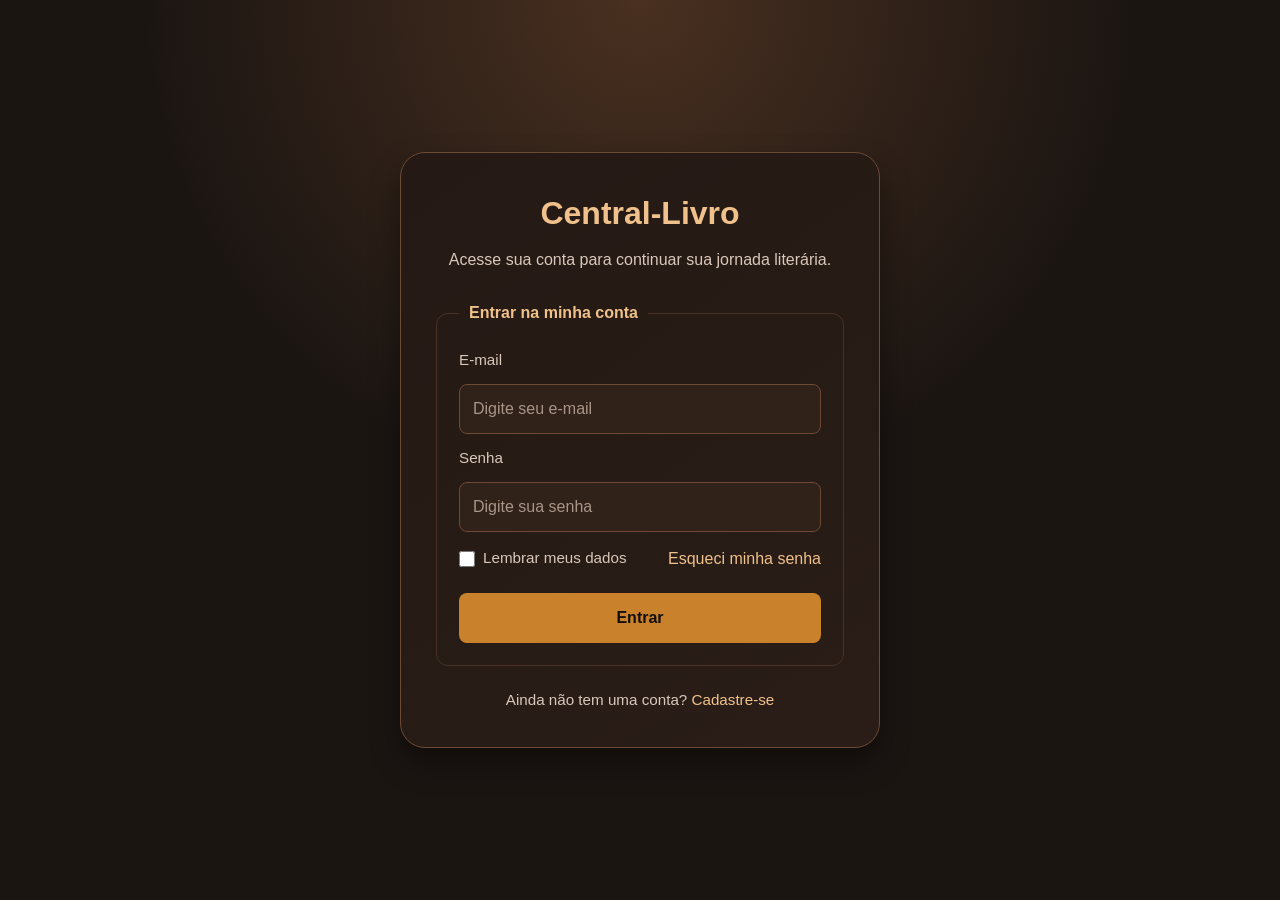
<file: index.html>
<!DOCTYPE html>
<html lang="pt-BR">

<head>
    <meta charset="UTF-8">
    <meta name="viewport" content="width=device-width, initial-scale=1.0">

    <meta name="description" content="Entre na sua conta da Central-Livro.">

    <link rel="shortcut icon" href="assets/imagens/logo1.ico" type="image/x-icon">

    <link rel="stylesheet" href="css/style.css">

    <title>Login | Central-Livro</title>
</head>

<body class="pagina-autenticacao">

    <main class="auth-main">

        <section class="auth-card" aria-labelledby="titulo-login">

            <h1 class="auth-marca" id="titulo-login">
                Central-Livro
            </h1>

            <p class="auth-descricao">
                Acesse sua conta para continuar sua jornada literária.
            </p>

            <form class="auth-form" action="home.html" method="get">

                <fieldset>

                    <legend>Entrar na minha conta</legend>

                    <label for="email">E-mail</label>

                    <input
                        type="email"
                        name="email"
                        id="email"
                        placeholder="Digite seu e-mail"
                        autocomplete="email"
                        required
                    >

                    <label for="senha">Senha</label>

                    <input
                        type="password"
                        name="senha"
                        id="senha"
                        placeholder="Digite sua senha"
                        autocomplete="current-password"
                        required
                    >

                    <div class="auth-opcoes">

                        <label class="auth-checkbox" for="lembrar-login">

                            <input
                                type="checkbox"
                                name="lembrar"
                                id="lembrar-login"
                                value="sim"
                            >

                            Lembrar meus dados

                        </label>

                        <a class="auth-link" href="#">
                            Esqueci minha senha
                        </a>

                    </div>
                    
                    <button class="auth-botao" type="submit">
                        Entrar
                    </button>

                </fieldset>

            </form>

            <p class="auth-rodape">
                Ainda não tem uma conta?

                <a class="auth-link" href="cadastro.html">
                    Cadastre-se
                </a>
            </p>

        </section>

    </main>

</body>
</html>
</file>
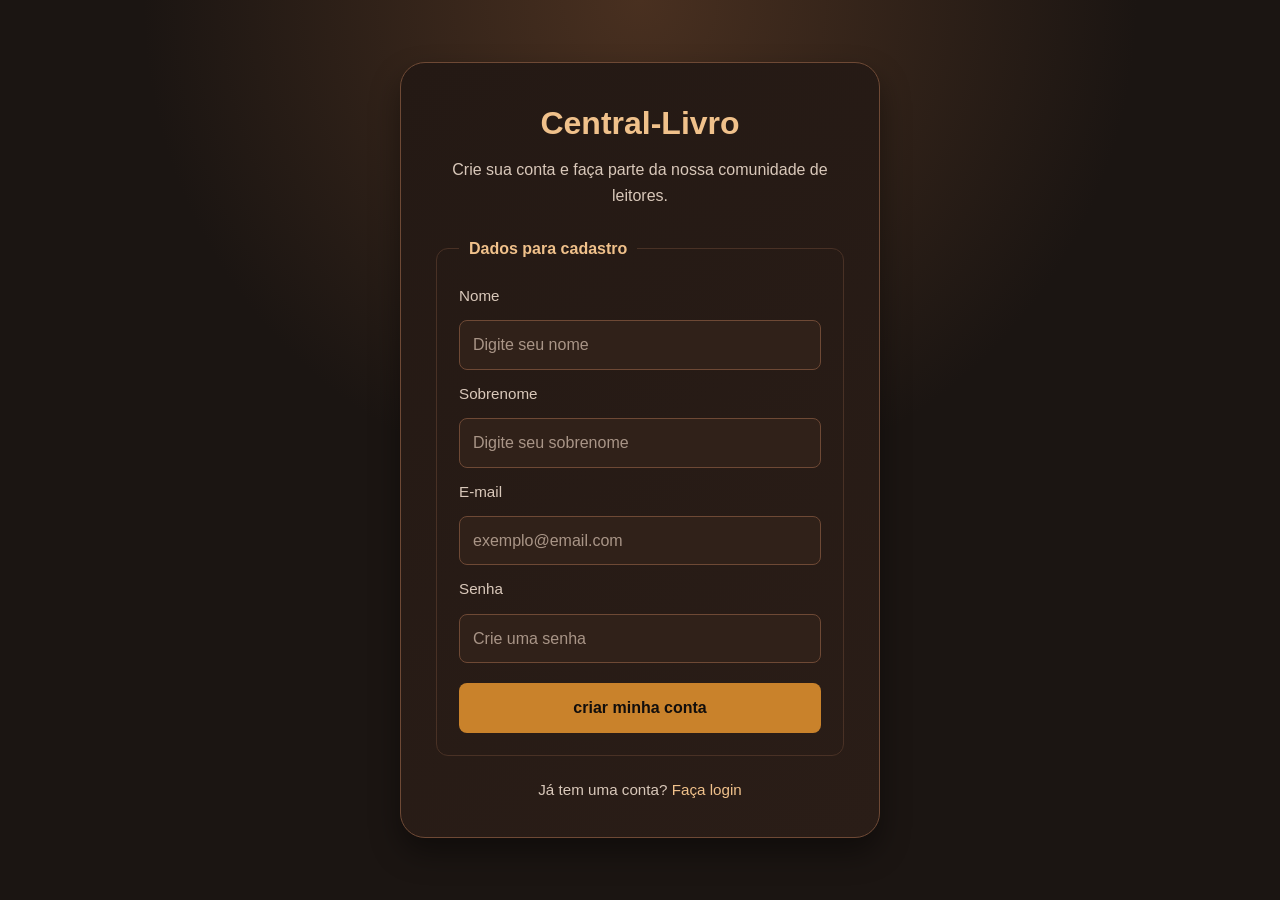
<file: cadastro.html>
<!DOCTYPE html>
<html lang="pt-BR">

<head>
    <meta charset="UTF-8">
    <meta name="viewport" content="width=device-width, initial-scale=1.0">

    <meta name="description" content="Crie sua conta na Central-Livro.">

    <link rel="shortcut icon" href="assets/imagens/logo1.ico" type="image/x-icon">

    <link rel="stylesheet" href="css/style.css">

    <title>Cadastro | Central-Livro</title>
</head>

<body class="pagina-autenticacao">
    <!--configurações das páginas de autenticação -->

    <main class="auth-main">

        <section class="auth-card" aria-labelledby="titulo-cadastro">

            <h1 class="auth-marca" id="titulo-cadastro">
                Central-Livro
            </h1>

            <p class="auth-descricao">
                Crie sua conta e faça parte da nossa comunidade de leitores.
            </p>

            <form class="auth-form" action="home.html" method="get">

                <fieldset>

                    <legend>Dados para cadastro</legend>

                    <label for="nome">Nome</label>

                    <input
                        type="text"
                        name="nome"
                        id="nome"
                        placeholder="Digite seu nome"
                        autocomplete="given-name"
                        required
                    >

                    <label for="sobrenome">Sobrenome</label>

                    <input
                        type="text"
                        name="sobrenome"
                        id="sobrenome"
                        placeholder="Digite seu sobrenome"
                        autocomplete="family-name"
                        required
                    >

                    <label for="email">E-mail</label>

                    <input
                        type="email"
                        name="email"
                        id="email"
                        placeholder="exemplo@email.com"
                        autocomplete="email"
                        required
                    >

                    <label for="senha">Senha</label>

                    <input
                        type="password"
                        name="senha"
                        id="senha"
                        placeholder="Crie uma senha"
                        autocomplete="new-password"
                        minlength="8"
                        required
                    >

                    <button class="auth-botao" type="submit">
                        criar minha conta
                    </button>

                </fieldset>

            </form>

            <p class="auth-rodape">
                Já tem uma conta?

                <a class="auth-link" href="index.html">
                    Faça login
                </a>
            </p>

        </section>

    </main>

</body>
</html>
</file>
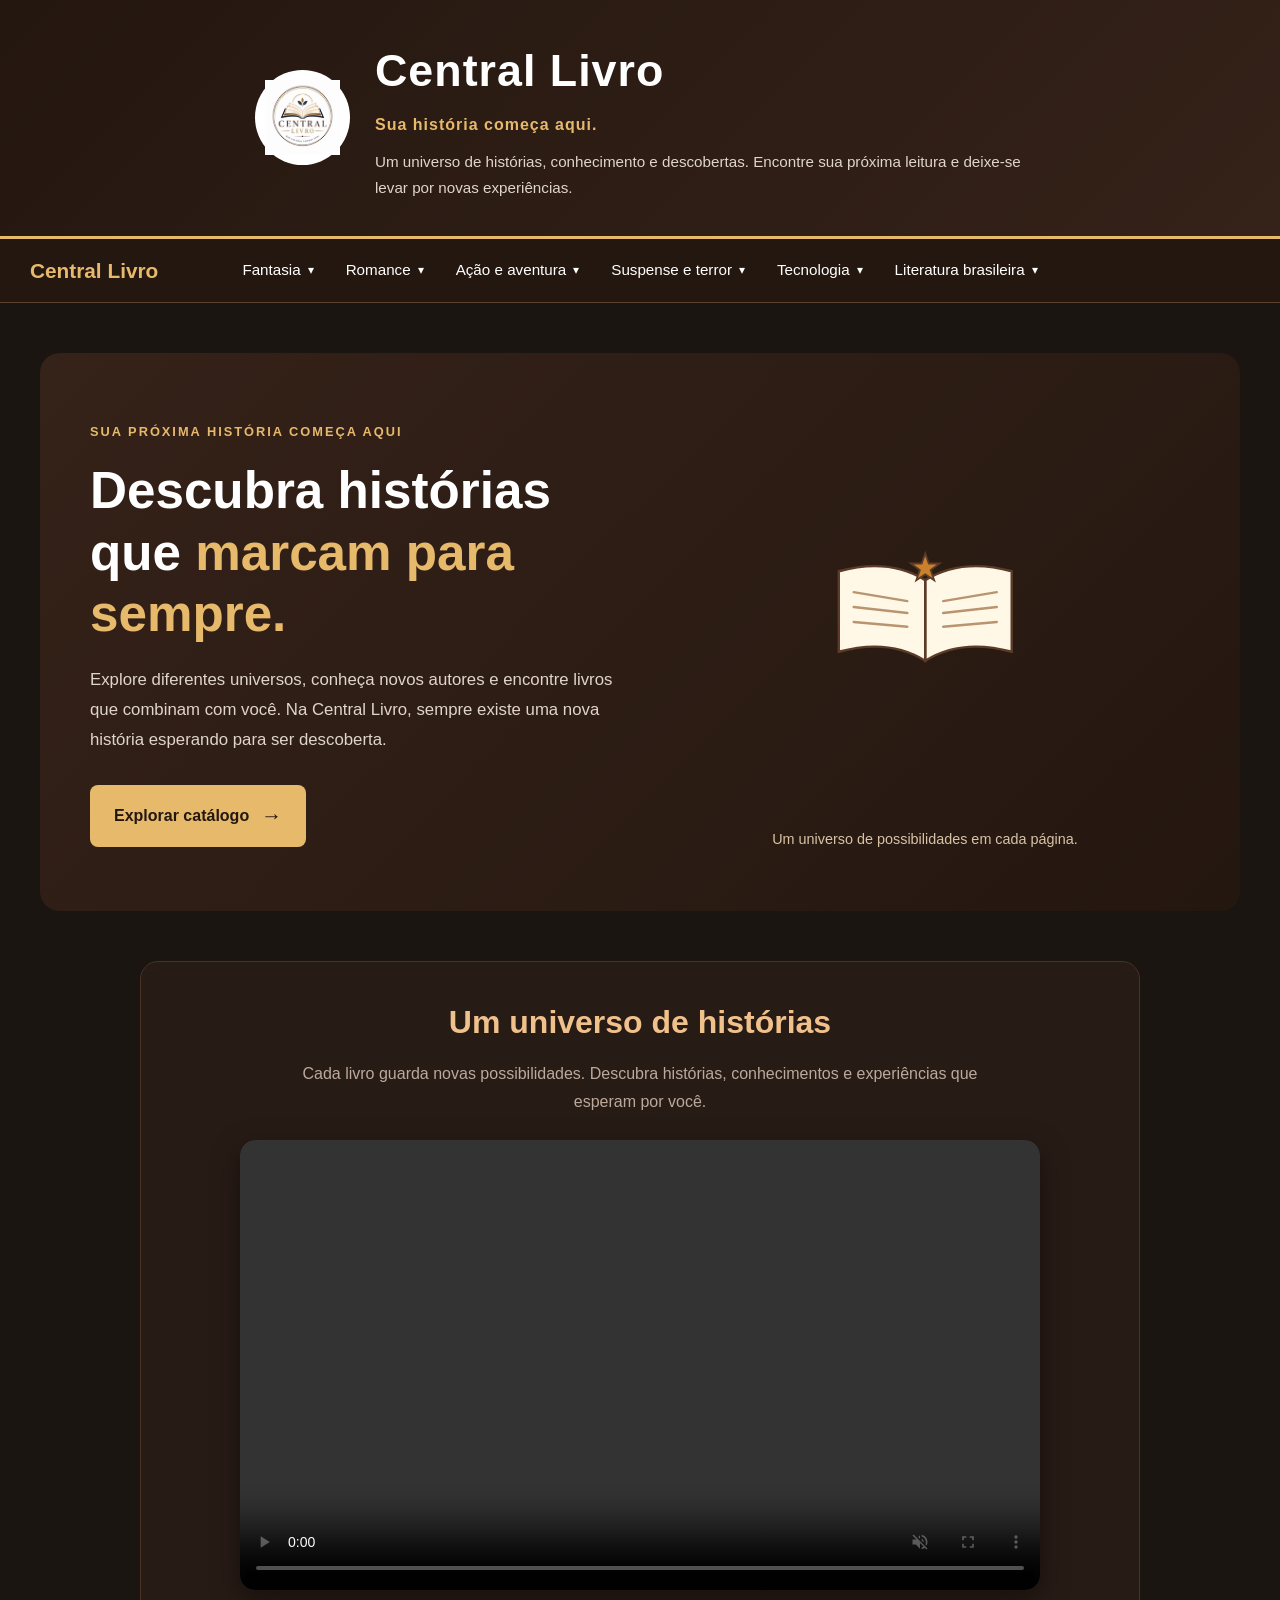
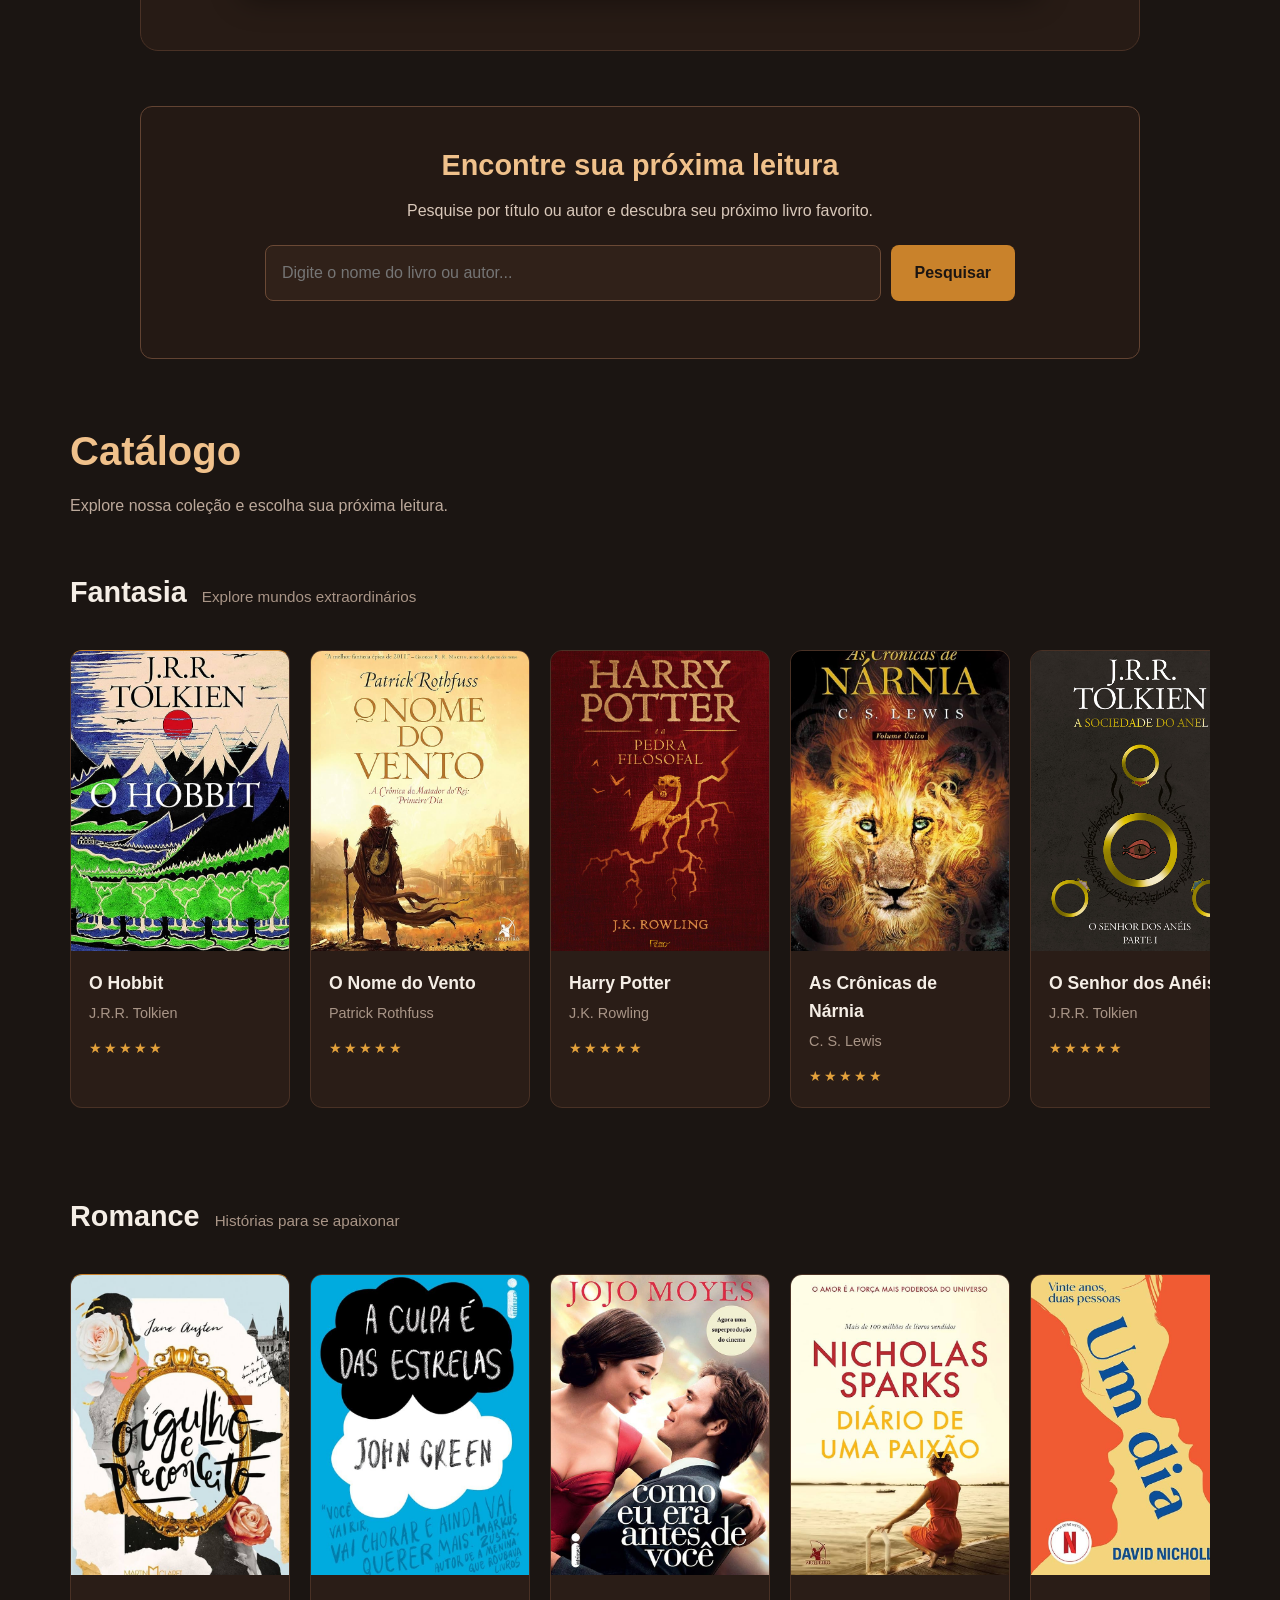
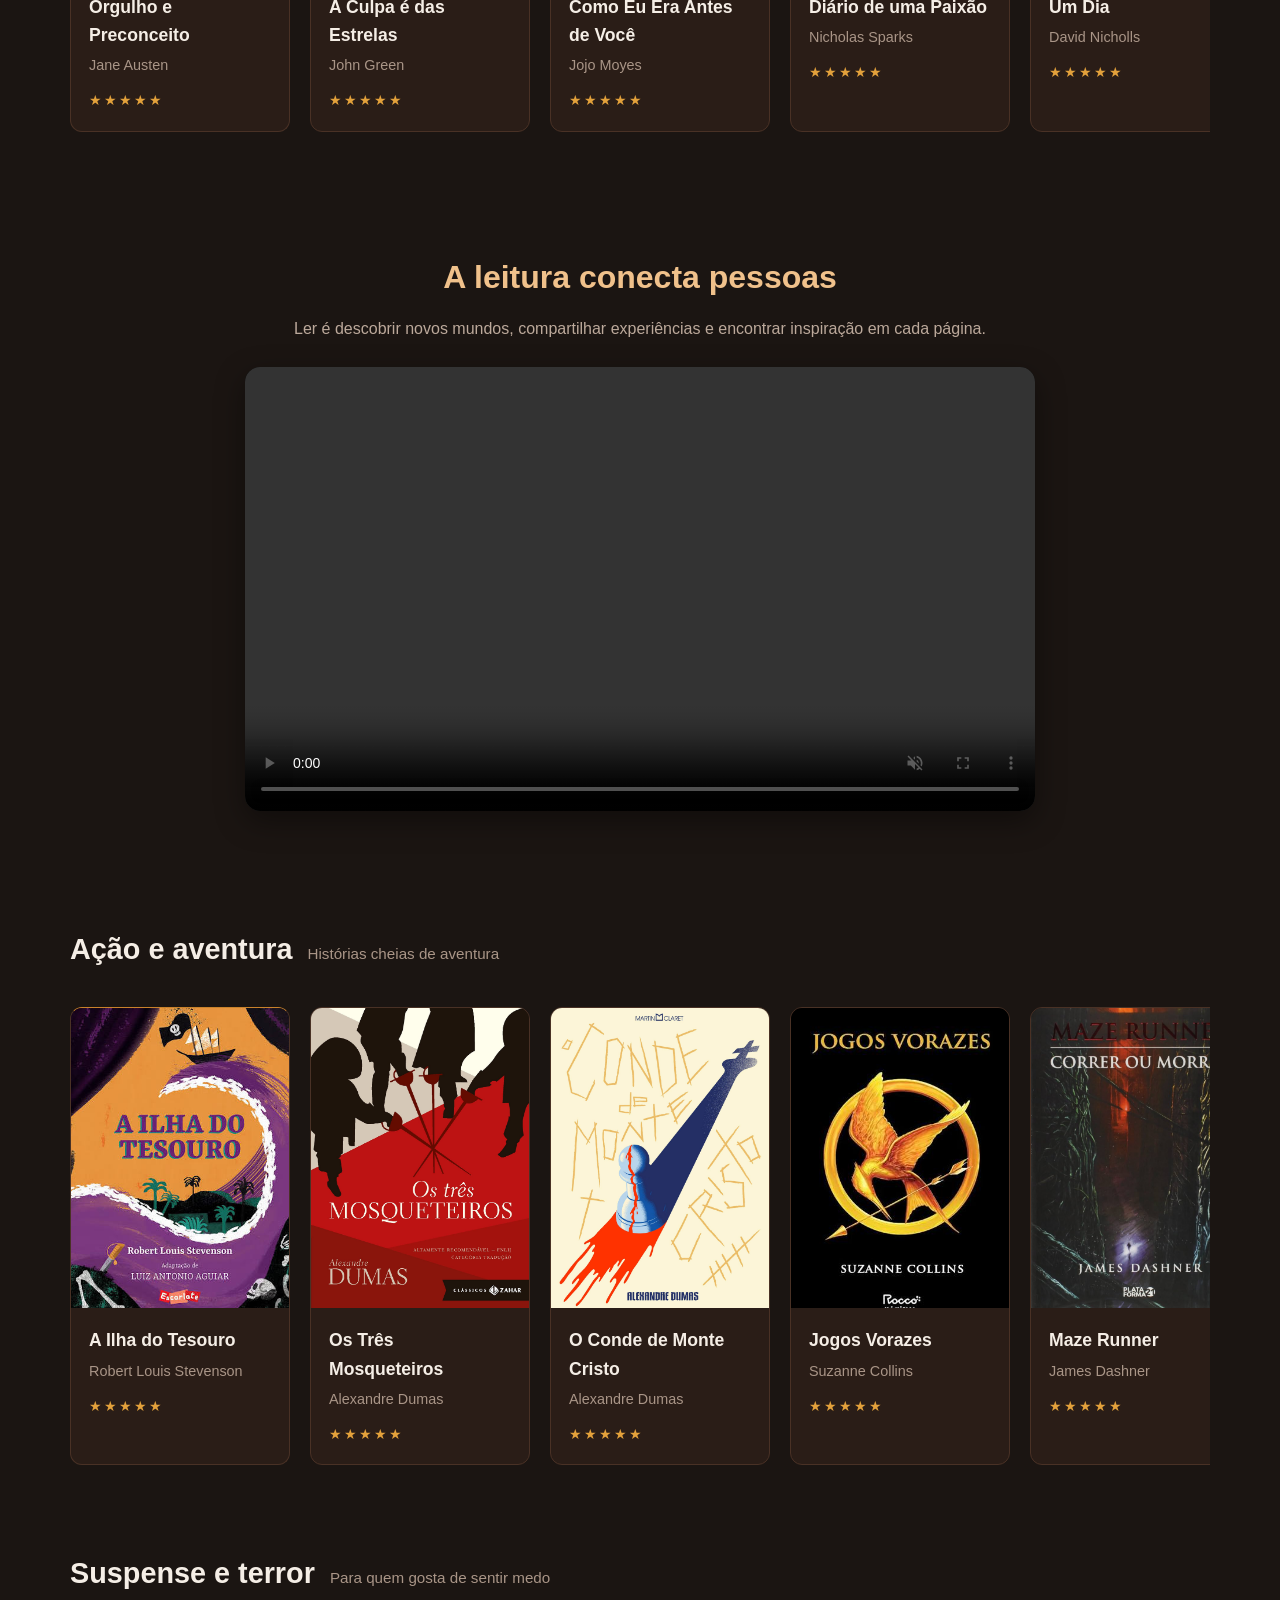
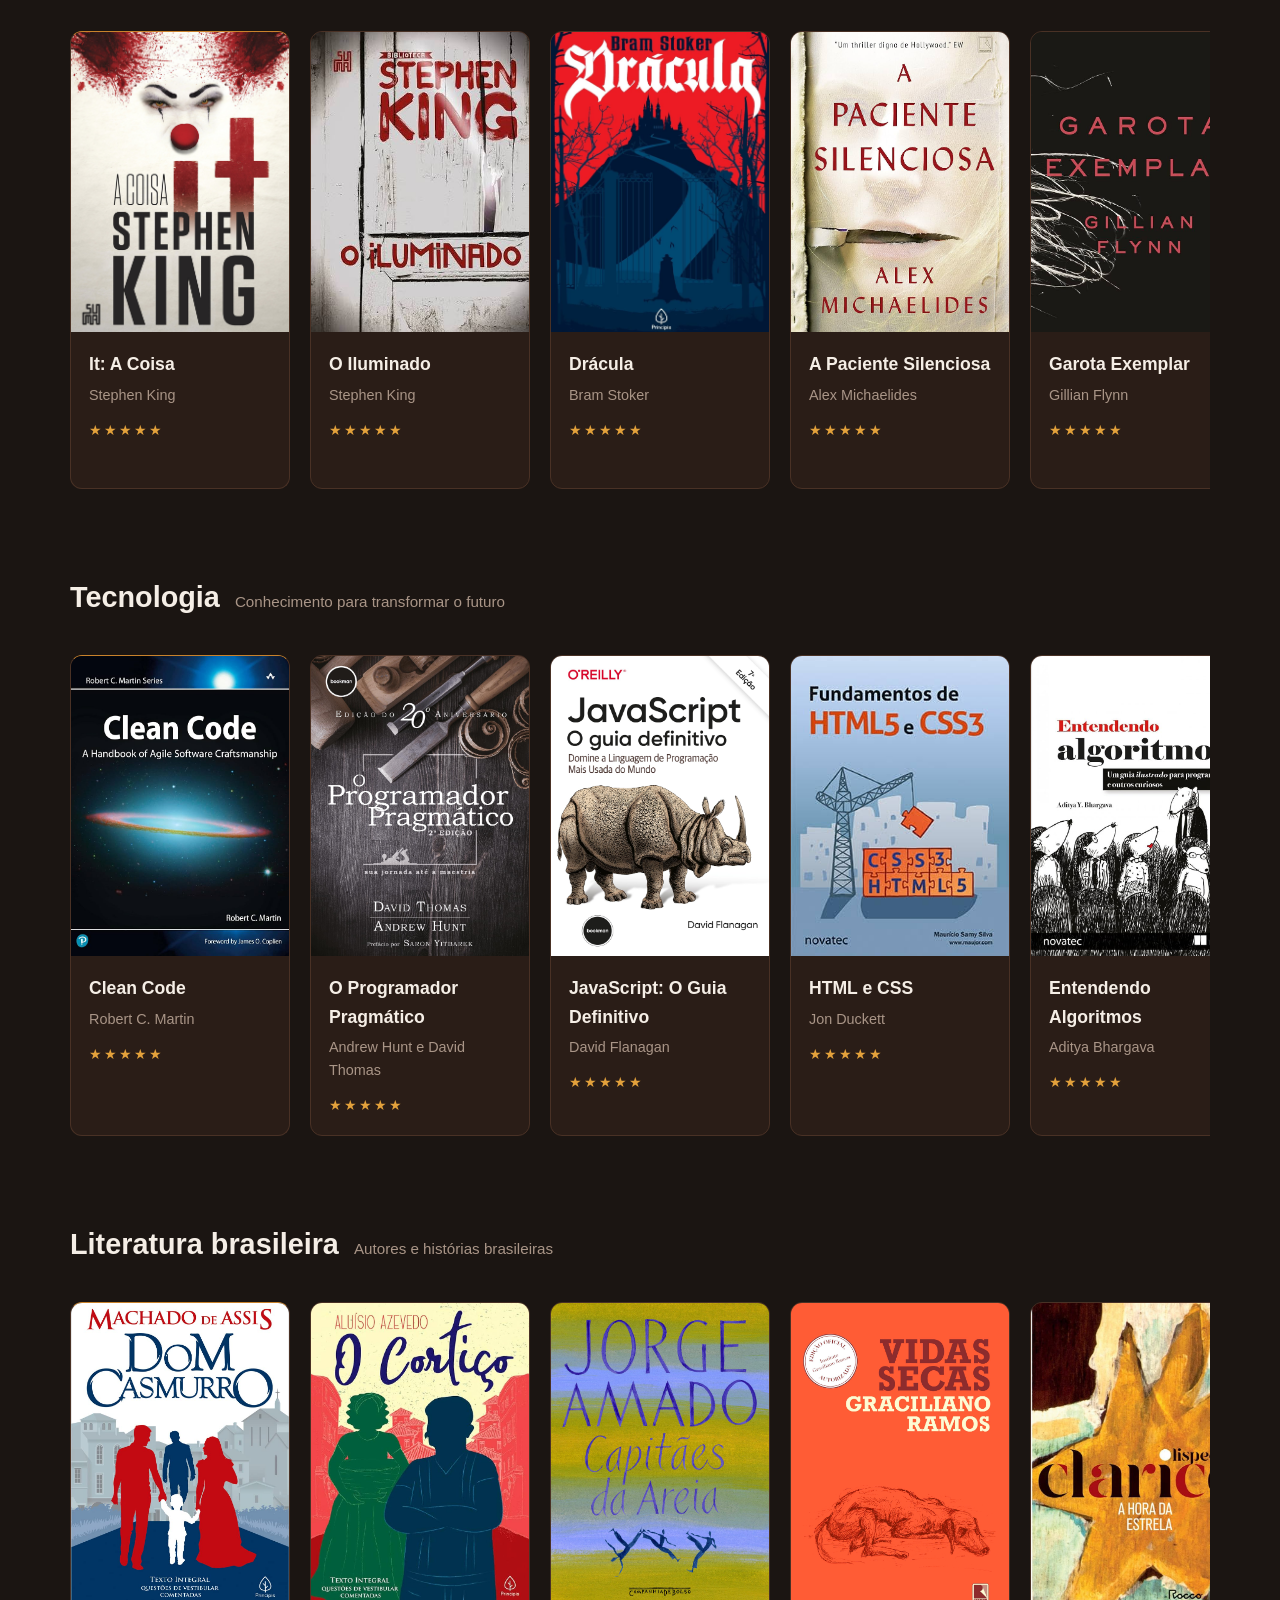
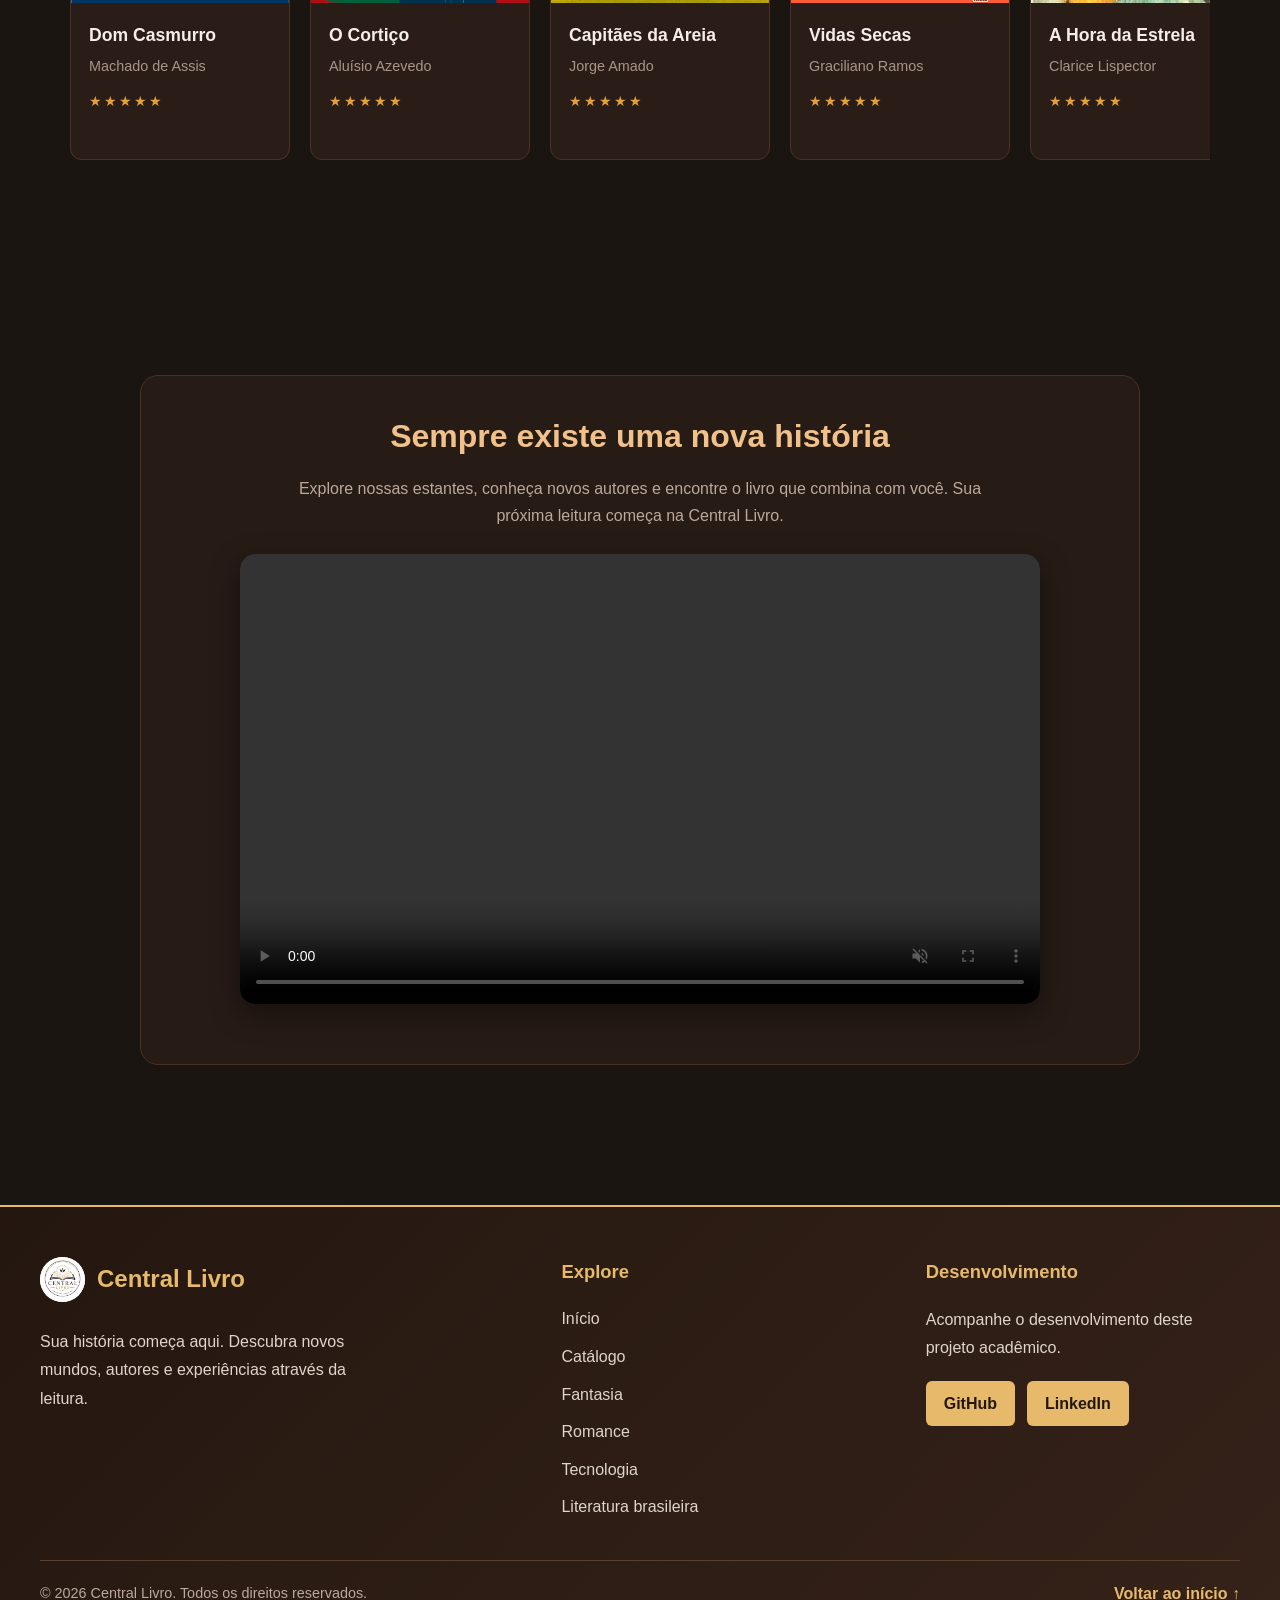
<file: home.html>
<!DOCTYPE html>
<html lang="pt-br">
<head>
    <meta charset="UTF-8">
    <meta name="viewport" content="width=device-width, initial-scale=1.0">
    <meta name="description" content="Na Central Livro, você encontra histórias para todos os momentos. Explore nosso catálogo de livros, descubra novos autores e encontre sua próxima grande leitura em um só lugar. Central Livro — sua história começa aqui.">
    <!--logo do site-->
    <link rel="shortcut icon" href="assets/imagens/logo1.ico" type="image/x-icon">
    <title>Central Livro - Livraria</title>
    <link rel="stylesheet" href="css/style.css">
</head>
<body>
   <header class="cabecalho" id="inicio">

        <div class="cabecalho-topo">

            <!-- Identidade da marca -->
            <a href="#inicio" class="logo-container" aria-label="Central Livro - Início">

                <img
                    src="assets/imagens/logo1.ico"
                    alt=""
                >

            </a>

            <!-- Nome e apresentação -->
            <div class="apresentacao">

                <h1>Central Livro</h1>

                <span class="slogan">
                    Sua história começa aqui.
                </span>

                <p>
                    Um universo de histórias, conhecimento e descobertas.
                    Encontre sua próxima leitura e deixe-se levar por novas experiências.
                </p>

            </div>

        </div>

    </header>

    
    <!-- ==================================================
    MENU PRINCIPAL DE NAVEGAÇÃO
    Organizado por gêneros e subgêneros literários.
    ================================================== -->

    <nav class="menu-navegacao" aria-label="Navegação principal">

        <!-- Identificação da livraria -->
        <a href="#inicio" class="marca-navegacao">
            Central Livro
        </a>

        <!-- Botão de abertura do menu em telas menores -->
        <button
            class="menu-hamburguer"
            type="button"
            aria-label="Abrir menu de navegação"
            aria-expanded="false"
            aria-controls="lista-navegacao"
        >
            <span></span>
            <span></span>
            <span></span>
        </button>

        <!-- Lista principal de gêneros -->
        <ul class="lista-navegacao" id="lista-navegacao">

            <!-- Fantasia -->
            <li class="item-dropdown">
                <a href="#fantasia" class="link-dropdown">
                    Fantasia <span aria-hidden="true">▾</span>
                </a>

                <ul class="submenu">
                    <li><a href="#fantasia">Fantasia épica</a></li>
                    <li><a href="#fantasia">Fantasia urbana</a></li>
                    <li><a href="#fantasia">Fantasia sombria</a></li>
                </ul>
            </li>

            <!-- Romance -->
            <li class="item-dropdown">
                <a href="#romances" class="link-dropdown">
                    Romance <span aria-hidden="true">▾</span>
                </a>

                <ul class="submenu">
                    <li><a href="#romances">Romance contemporâneo</a></li>
                    <li><a href="#romances">Romance histórico</a></li>
                    <li><a href="#romances">Romance juvenil</a></li>
                </ul>
            </li>

            <!-- Ação e aventura -->
            <li class="item-dropdown">
                <a href="#acao" class="link-dropdown">
                    Ação e aventura <span aria-hidden="true">▾</span>
                </a>

                <ul class="submenu">
                    <li><a href="#acao">Aventura</a></li>
                    <li><a href="#acao">Espionagem</a></li>
                    <li><a href="#acao">Ação policial</a></li>
                </ul>
            </li>

            <!-- Suspense e terror -->
            <li class="item-dropdown">
                <a href="#terror" class="link-dropdown">
                    Suspense e terror <span aria-hidden="true">▾</span>
                </a>

                <ul class="submenu">
                    <li><a href="#terror">Suspense psicológico</a></li>
                    <li><a href="#terror">Terror sobrenatural</a></li>
                    <li><a href="#terror">Mistério</a></li>
                </ul>
            </li>

            <!-- Tecnologia -->
            <li class="item-dropdown">
                <a href="#tecnologia" class="link-dropdown">
                    Tecnologia <span aria-hidden="true">▾</span>
                </a>

                <ul class="submenu">
                    <li><a href="#tecnologia">Programação</a></li>
                    <li><a href="#tecnologia">Desenvolvimento web</a></li>
                    <li><a href="#tecnologia">Segurança digital</a></li>
                </ul>
            </li>

            <!-- Literatura brasileira -->
            <li class="item-dropdown">
                <a href="#nacional" class="link-dropdown">
                    Literatura brasileira <span aria-hidden="true">▾</span>
                </a>

                <ul class="submenu">
                    <li><a href="#nacional">Clássicos brasileiros</a></li>
                    <li><a href="#nacional">Literatura contemporânea</a></li>
                    <li><a href="#nacional">Literatura regional</a></li>
                </ul>
            </li>

        </ul>

    </nav>


   <main>
        <!-- ==================================================
            SEÇÃO DE DESTAQUE
            Apresentação principal da Central Livro.
        ================================================== -->

        <section class="livros-destaque" aria-labelledby="titulo-destaque">

            <div class="destaque-conteudo">

                <!-- Texto principal -->
                <div class="destaque-texto">

                    <span class="destaque-etiqueta">
                        SUA PRÓXIMA HISTÓRIA COMEÇA AQUI
                    </span>

                    <h2 id="titulo-destaque">
                        Descubra histórias que
                        <span>marcam para sempre.</span>
                    </h2>

                    <p>
                        Explore diferentes universos, conheça novos autores
                        e encontre livros que combinam com você.
                        Na Central Livro, sempre existe uma nova história
                        esperando para ser descoberta.
                    </p>

                    <a href="#catalogo" class="botao-destaque">
                        Explorar catálogo
                        <span aria-hidden="true">→</span>
                    </a>

                </div>

                <!-- Ilustração -->
                <div class="destaque-ilustracao">

                    <svg
                        class="ilustracao-livro"
                        viewBox="0 0 400 250"
                        role="img"
                        aria-labelledby="titulo-svg descricao-svg"
                    >

                        <title id="titulo-svg">Livro aberto</title>

                        <desc id="descricao-svg">
                            Ilustração de um livro aberto representando
                            as possibilidades de leitura da Central Livro.
                        </desc>

                        <!-- Página esquerda -->
                        <path
                            class="pagina pagina-esquerda"
                            d="M200 70
                            C160 45, 110 40, 55 55
                            L55 190
                            C110 175, 160 180, 200 205
                            Z"
                        />

                        <!-- Página direita -->
                        <path
                            class="pagina pagina-direita"
                            d="M200 70
                            C240 45, 290 40, 345 55
                            L345 190
                            C290 175, 240 180, 200 205
                            Z"
                        />

                        <!-- Linha central -->
                        <line
                            class="linha-central"
                            x1="200"
                            y1="70"
                            x2="200"
                            y2="205"
                        />

                        <!-- Linhas da página esquerda -->
                        <line class="linha-texto" x1="80" y1="90" x2="170" y2="105" />
                        <line class="linha-texto" x1="80" y1="115" x2="170" y2="125" />
                        <line class="linha-texto" x1="80" y1="140" x2="170" y2="148" />

                        <!-- Linhas da página direita -->
                        <line class="linha-texto" x1="230" y1="105" x2="320" y2="90" />
                        <line class="linha-texto" x1="230" y1="125" x2="320" y2="115" />
                        <line class="linha-texto" x1="230" y1="148" x2="320" y2="140" />

                        <!-- Estrela decorativa -->
                        <path
                            class="estrela"
                            d="M200 25
                            L206 42
                            L224 42
                            L209 53
                            L215 70
                            L200 60
                            L185 70
                            L191 53
                            L176 42
                            L194 42
                            Z"
                        />

                    </svg>

                    <span class="texto-ilustracao">
                        Um universo de possibilidades em cada página.
                    </span>

                </div>

            </div>

        </section>

        <!-- ==================================================
            VÍDEO 1 - APRESENTAÇÃO DA COLEÇÃO
        ================================================== -->

        <section class="secao-video secao-video-abertura">

            <h2>Um universo de histórias</h2>

            <p>
                Cada livro guarda novas possibilidades.
                Descubra histórias, conhecimentos e experiências
                que esperam por você.
            </p>

            <video
                controls
                muted
                loop
                playsinline
                preload="metadata"
            >

                <source
                    src="assets/videos/pilha-de-livros.mp4"
                    type="video/mp4"
                >

                <track
                    kind="subtitles"
                    src="videos/legendas-pilha.vtt"
                    srclang="pt-BR"
                    label="Português"
                    default
                >

                <p>
                    Seu navegador não suporta a reprodução deste vídeo.
                </p>

            </video>

            <p class="status-video" aria-live="polite"></p>

        </section>

        <!-- ==================================================
            BARRA DE PESQUISA DO CATÁLOGO
            Permite localizar livros pelo título ou autor.
            ================================================== -->

        <section class="busca-livros" aria-labelledby="titulo-busca">

            <div class="busca-conteudo">

                <h2 id="titulo-busca">Encontre sua próxima leitura</h2>

                <p>
                    Pesquise por título ou autor e descubra seu próximo livro favorito.
                </p>

                <!-- Formulário utilizado exclusivamente para pesquisa local. -->
                <form class="formulario-busca" id="formulario-busca">

                    <label for="campo-busca" class="visualmente-oculto">
                        Pesquisar livros
                    </label>

                    <input
                        type="search"
                        id="campo-busca"
                        placeholder="Digite o nome do livro ou autor..."
                        autocomplete="off"
                    >

                    <button type="submit">
                        Pesquisar
                    </button>

                </form>

                <!-- Mensagem atualizada pelo JavaScript durante a pesquisa. -->
                <p id="resultado-busca" aria-live="polite"></p>

            </div>

        </section>

        <!-- ==================================================
            CATÁLOGO DE LIVROS
            ================================================== -->

        <section class="catalogo" id="catalogo">

            <div class="titulo-catalogo">
                <h2>Catálogo</h2>
                <p>
                    Explore nossa coleção e escolha sua próxima leitura.
                </p>
            </div>

            <!-- ==================================================
                FANTASIA
            ================================================== -->

            <section class="categoria" id="fantasia">

                <div class="categoria-cabecalho">
                    <h3>Fantasia</h3>
                    <span>Explore mundos extraordinários</span>
                </div>

                <div class="livros-grid">

                    <a href="livro.html?livro=o-hobbit" class="livro-card">
                        <img src="assets/imagens/livro-fantasia-1.jpg"
                            alt="Capa do livro O Hobbit, de J.R.R. Tolkien">

                        <div class="livro-info">
                            <h4>O Hobbit</h4>
                            <p>J.R.R. Tolkien</p>
                            <span class="avaliacao">★★★★★</span>
                        </div>
                    </a>

                    <a href="livro.html?livro=nome-do-vento" class="livro-card">
                        <img src="assets/imagens/livro-fantasia-2.jpg"
                            alt="Capa do livro O Nome do Vento, de Patrick Rothfuss">

                        <div class="livro-info">
                            <h4>O Nome do Vento</h4>
                            <p>Patrick Rothfuss</p>
                            <span class="avaliacao">★★★★★</span>
                        </div>
                    </a>

                    <a href="livro.html?livro=harry-potter" class="livro-card">
                        <img src="assets/imagens/livro-fantasia-3.jpg"
                            alt="Capa do livro Harry Potter, de J.K. Rowling">

                        <div class="livro-info">
                            <h4>Harry Potter</h4>
                            <p>J.K. Rowling</p>
                            <span class="avaliacao">★★★★★</span>
                        </div>
                    </a>

                    <a href="livro.html?livro=cronicas-de-narnia" class="livro-card">
                        <img src="assets/imagens/livro-fantasia-4.jpg"
                            alt="Capa do livro As Crônicas de Nárnia, de C. S. Lewis">

                        <div class="livro-info">
                            <h4>As Crônicas de Nárnia</h4>
                            <p>C. S. Lewis</p>
                            <span class="avaliacao">★★★★★</span>
                        </div>
                    </a>

                    <a href="livro.html?livro=senhor-dos-aneis" class="livro-card">
                        <img src="assets/imagens/livro-fantasia-5.jpg"
                            alt="Capa do livro O Senhor dos Anéis, de J.R.R. Tolkien">

                        <div class="livro-info">
                            <h4>O Senhor dos Anéis</h4>
                            <p>J.R.R. Tolkien</p>
                            <span class="avaliacao">★★★★★</span>
                        </div>
                    </a>

                    <a href="livro.html?livro=eragon" class="livro-card">
                        <img src="assets/imagens/livro-fantasia-6.jpeg"
                            alt="Capa do livro Eragon, de Christopher Paolini">

                        <div class="livro-info">
                            <h4>Eragon</h4>
                            <p>Christopher Paolini</p>
                            <span class="avaliacao">★★★★★</span>
                        </div>
                    </a>

                </div>
            </section>


            <!-- ==================================================
                ROMANCE
            ================================================== -->

            <section class="categoria" id="romances">

                <div class="categoria-cabecalho">
                    <h3>Romance</h3>
                    <span>Histórias para se apaixonar</span>
                </div>

                <div class="livros-grid">

                    <a href="livro.html?livro=orgulho-e-preconceito" class="livro-card">
                        <img src="assets/imagens/livro-romance-1.jpg"
                            alt="Capa do livro Orgulho e Preconceito, de Jane Austen">

                        <div class="livro-info">
                            <h4>Orgulho e Preconceito</h4>
                            <p>Jane Austen</p>
                            <span class="avaliacao">★★★★★</span>
                        </div>
                    </a>

                    <a href="livro.html?livro=culpa-das-estrelas" class="livro-card">
                        <img src="assets/imagens/livro-romance-2.jpg"
                            alt="Capa do livro A Culpa é das Estrelas, de John Green">

                        <div class="livro-info">
                            <h4>A Culpa é das Estrelas</h4>
                            <p>John Green</p>
                            <span class="avaliacao">★★★★★</span>
                        </div>
                    </a>

                    <a href="livro.html?livro=como-eu-era-antes-de-voce" class="livro-card">
                        <img src="assets/imagens/livro-romance-3.jpg"
                            alt="Capa do livro Como Eu Era Antes de Você, de Jojo Moyes">

                        <div class="livro-info">
                            <h4>Como Eu Era Antes de Você</h4>
                            <p>Jojo Moyes</p>
                            <span class="avaliacao">★★★★★</span>
                        </div>
                    </a>

                    <a href="livro.html?livro=diario-de-uma-paixao" class="livro-card">
                        <img src="assets/imagens/livro-romance-4.jpg"
                            alt="Capa do livro Diário de uma Paixão, de Nicholas Sparks">

                        <div class="livro-info">
                            <h4>Diário de uma Paixão</h4>
                            <p>Nicholas Sparks</p>
                            <span class="avaliacao">★★★★★</span>
                        </div>
                    </a>

                    <a href="livro.html?livro=um-dia" class="livro-card">
                        <img src="assets/imagens/livro-romance-5.jpg"
                            alt="Capa do livro Um Dia, de David Nicholls">

                        <div class="livro-info">
                            <h4>Um Dia</h4>
                            <p>David Nicholls</p>
                            <span class="avaliacao">★★★★★</span>
                        </div>
                    </a>

                    <a href="livro.html?livro=hipotese-do-amor" class="livro-card">
                        <img src="assets/imagens/livro-romance-6.jpeg"
                            alt="Capa do livro A Hipótese do Amor, de Ali Hazelwood">

                        <div class="livro-info">
                            <h4>A Hipótese do Amor</h4>
                            <p>Ali Hazelwood</p>
                            <span class="avaliacao">★★★★★</span>
                        </div>
                    </a>

                </div>
            </section>

            <!-- ==================================================
                VÍDEO 2 - EXPERIÊNCIA DA LEITURA
            ================================================== -->

            <section class="secao-video secao-video-leitura">

                <h2>A leitura conecta pessoas</h2>

                <p>
                    Ler é descobrir novos mundos, compartilhar experiências
                    e encontrar inspiração em cada página.
                </p>

                <video
                   controls
                    muted
                    loop
                    playsinline
                    preload="metadata"
                >

                    <source
                        src="assets/videos/leitura-compartilhada.mp4"
                        type="video/mp4"
                    >

                    <track
                        kind="subtitles"
                        src="videos/legendas-leitura.vtt"
                        srclang="pt-BR"
                        label="Português"
                        default
                    >

                    <p>
                        Seu navegador não suporta a reprodução deste vídeo.
                    </p>

                </video>

                <p class="status-video" aria-live="polite"></p>

            </section>

            <!-- ==================================================
                AÇÃO E AVENTURA
            ================================================== -->

            <section class="categoria" id="acao">

                <div class="categoria-cabecalho">
                    <h3>Ação e aventura</h3>
                    <span>Histórias cheias de aventura</span>
                </div>

                <div class="livros-grid">

                    <a href="livro.html?livro=ilha-do-tesouro" class="livro-card">
                        <img src="assets/imagens/livro-acao-1.jpeg"
                            alt="Capa do livro A Ilha do Tesouro, de Robert Louis Stevenson">

                        <div class="livro-info">
                            <h4>A Ilha do Tesouro</h4>
                            <p>Robert Louis Stevenson</p>
                            <span class="avaliacao">★★★★★</span>
                        </div>
                    </a>

                    <a href="livro.html?livro=tres-mosqueteiros" class="livro-card">
                        <img src="assets/imagens/livro-acao-2.jpg"
                            alt="Capa do livro Os Três Mosqueteiros, de Alexandre Dumas">

                        <div class="livro-info">
                            <h4>Os Três Mosqueteiros</h4>
                            <p>Alexandre Dumas</p>
                            <span class="avaliacao">★★★★★</span>
                        </div>
                    </a>

                    <a href="livro.html?livro=conde-de-monte-cristo" class="livro-card">
                        <img src="assets/imagens/livro-acao-3.jpg"
                            alt="Capa do livro O Conde de Monte Cristo, de Alexandre Dumas">

                        <div class="livro-info">
                            <h4>O Conde de Monte Cristo</h4>
                            <p>Alexandre Dumas</p>
                            <span class="avaliacao">★★★★★</span>
                        </div>
                    </a>

                    <a href="livro.html?livro=jogos-vorazes" class="livro-card">
                        <img src="assets/imagens/livro-acao-4.jpeg"
                            alt="Capa do livro Jogos Vorazes, de Suzanne Collins">

                        <div class="livro-info">
                            <h4>Jogos Vorazes</h4>
                            <p>Suzanne Collins</p>
                            <span class="avaliacao">★★★★★</span>
                        </div>
                    </a>

                    <a href="livro.html?livro=maze-runner" class="livro-card">
                        <img src="assets/imagens/livro-acao-5.jpg"
                            alt="Capa do livro Maze Runner, de James Dashner">

                        <div class="livro-info">
                            <h4>Maze Runner</h4>
                            <p>James Dashner</p>
                            <span class="avaliacao">★★★★★</span>
                        </div>
                    </a>

                    <a href="livro.html?livro=perdido-em-marte" class="livro-card">
                        <img src="assets/imagens/livro-acao-6.jpg"
                            alt="Capa do livro Perdido em Marte, de Andy Weir">

                        <div class="livro-info">
                            <h4>Perdido em Marte</h4>
                            <p>Andy Weir</p>
                            <span class="avaliacao">★★★★★</span>
                        </div>
                    </a>

                </div>
            </section>


            <!-- ==================================================
                SUSPENSE E TERROR
            ================================================== -->

            <section class="categoria" id="terror">

                <div class="categoria-cabecalho">
                    <h3>Suspense e terror</h3>
                    <span>Para quem gosta de sentir medo</span>
                </div>

                <div class="livros-grid">

                    <a href="livro.html?livro=it-a-coisa" class="livro-card">
                        <img src="assets/imagens/livro-terror-1.jpg"
                            alt="Capa do livro It: A Coisa, de Stephen King">

                        <div class="livro-info">
                            <h4>It: A Coisa</h4>
                            <p>Stephen King</p>
                            <span class="avaliacao">★★★★★</span>
                        </div>
                    </a>

                    <a href="livro.html?livro=o-iluminado" class="livro-card">
                        <img src="assets/imagens/livro-terror-2.jpeg"
                            alt="Capa do livro O Iluminado, de Stephen King">

                        <div class="livro-info">
                            <h4>O Iluminado</h4>
                            <p>Stephen King</p>
                            <span class="avaliacao">★★★★★</span>
                        </div>
                    </a>

                    <a href="livro.html?livro=dracula" class="livro-card">
                        <img src="assets/imagens/livro-terror-3.jpg"
                            alt="Capa do livro Drácula, de Bram Stoker">

                        <div class="livro-info">
                            <h4>Drácula</h4>
                            <p>Bram Stoker</p>
                            <span class="avaliacao">★★★★★</span>
                        </div>
                    </a>

                    <a href="livro.html?livro=paciente-silenciosa" class="livro-card">
                        <img src="assets/imagens/livro-terror-4.jpg"
                            alt="Capa do livro A Paciente Silenciosa, de Alex Michaelides">

                        <div class="livro-info">
                            <h4>A Paciente Silenciosa</h4>
                            <p>Alex Michaelides</p>
                            <span class="avaliacao">★★★★★</span>
                        </div>
                    </a>

                    <a href="livro.html?livro=garota-exemplar" class="livro-card">
                        <img src="assets/imagens/livro-terror-5.jpg"
                            alt="Capa do livro Garota Exemplar, de Gillian Flynn">

                        <div class="livro-info">
                            <h4>Garota Exemplar</h4>
                            <p>Gillian Flynn</p>
                            <span class="avaliacao">★★★★★</span>
                        </div>
                    </a>

                    <a href="livro.html?livro=assombracao-casa-colina" class="livro-card">
                        <img src="assets/imagens/livro-terror-6.jpg"
                            alt="Capa do livro A Assombração da Casa da Colina, de Shirley Jackson">

                        <div class="livro-info">
                            <h4>A Assombração da Casa da Colina</h4>
                            <p>Shirley Jackson</p>
                            <span class="avaliacao">★★★★★</span>
                        </div>
                    </a>

                </div>
            </section>


            <!-- ==================================================
                TECNOLOGIA
            ================================================== -->

            <section class="categoria" id="tecnologia">

                <div class="categoria-cabecalho">
                    <h3>Tecnologia</h3>
                    <span>Conhecimento para transformar o futuro</span>
                </div>

                <div class="livros-grid">

                    <a href="livro.html?livro=clean-code" class="livro-card">
                        <img src="assets/imagens/livro-tecnologia-1.jpg"
                            alt="Capa do livro Clean Code, de Robert C. Martin">

                        <div class="livro-info">
                            <h4>Clean Code</h4>
                            <p>Robert C. Martin</p>
                            <span class="avaliacao">★★★★★</span>
                        </div>
                    </a>

                    <a href="livro.html?livro=programador-pragmatico" class="livro-card">
                        <img src="assets/imagens/livro-tecnologia-2.jpg"
                            alt="Capa do livro O Programador Pragmático, de Andrew Hunt e David Thomas">

                        <div class="livro-info">
                            <h4>O Programador Pragmático</h4>
                            <p>Andrew Hunt e David Thomas</p>
                            <span class="avaliacao">★★★★★</span>
                        </div>
                    </a>

                    <a href="livro.html?livro=javascript" class="livro-card">
                        <img src="assets/imagens/livro-tecnologia-3.jpg"
                            alt="Capa do livro JavaScript: O Guia Definitivo, de David Flanagan">

                        <div class="livro-info">
                            <h4>JavaScript: O Guia Definitivo</h4>
                            <p>David Flanagan</p>
                            <span class="avaliacao">★★★★★</span>
                        </div>
                    </a>

                    <a href="livro.html?livro=html-css" class="livro-card">
                        <img src="assets/imagens/livro-tecnologia-4.jpeg"
                            alt="Capa do livro HTML e CSS: Projete e Construa Websites, de Jon Duckett">

                        <div class="livro-info">
                            <h4>HTML e CSS</h4>
                            <p>Jon Duckett</p>
                            <span class="avaliacao">★★★★★</span>
                        </div>
                    </a>

                    <a href="livro.html?livro=entendendo-algoritmos" class="livro-card">
                        <img src="assets/imagens/livro-tecnologia-5.jpg"
                            alt="Capa do livro Entendendo Algoritmos, de Aditya Bhargava">

                        <div class="livro-info">
                            <h4>Entendendo Algoritmos</h4>
                            <p>Aditya Bhargava</p>
                            <span class="avaliacao">★★★★★</span>
                        </div>
                    </a>

                    <a href="livro.html?livro=eloquent-javascript" class="livro-card">
                        <img src="assets/imagens/livro-tecnologia-6.jpg"
                            alt="Capa do livro Eloquent JavaScript, de Marijn Haverbeke">

                        <div class="livro-info">
                            <h4>Eloquent JavaScript</h4>
                            <p>Marijn Haverbeke</p>
                            <span class="avaliacao">★★★★★</span>
                        </div>
                    </a>

                </div>
            </section>


            <!-- ==================================================
                LITERATURA BRASILEIRA
            ================================================== -->

            <section class="categoria" id="nacional">

                <div class="categoria-cabecalho">
                    <h3>Literatura brasileira</h3>
                    <span>Autores e histórias brasileiras</span>
                </div>

                <div class="livros-grid">

                    <a href="livro.html?livro=dom-casmurro" class="livro-card">
                        <img src="assets/imagens/livro-nacional-1.jpg"
                            alt="Capa do livro Dom Casmurro, de Machado de Assis">

                        <div class="livro-info">
                            <h4>Dom Casmurro</h4>
                            <p>Machado de Assis</p>
                            <span class="avaliacao">★★★★★</span>
                        </div>
                    </a>

                    <a href="livro.html?livro=o-cortico" class="livro-card">
                        <img src="assets/imagens/livro-nacional-2.jpg"
                            alt="Capa do livro O Cortiço, de Aluísio Azevedo">

                        <div class="livro-info">
                            <h4>O Cortiço</h4>
                            <p>Aluísio Azevedo</p>
                            <span class="avaliacao">★★★★★</span>
                        </div>
                    </a>

                    <a href="livro.html?livro=capitaes-da-areia" class="livro-card">
                        <img src="assets/imagens/livro-nacional-3.jpg"
                            alt="Capa do livro Capitães da Areia, de Jorge Amado">

                        <div class="livro-info">
                            <h4>Capitães da Areia</h4>
                            <p>Jorge Amado</p>
                            <span class="avaliacao">★★★★★</span>
                        </div>
                    </a>

                    <a href="livro.html?livro=vidas-secas" class="livro-card">
                        <img src="assets/imagens/livro-nacional-4.jpg"
                            alt="Capa do livro Vidas Secas, de Graciliano Ramos">

                        <div class="livro-info">
                            <h4>Vidas Secas</h4>
                            <p>Graciliano Ramos</p>
                            <span class="avaliacao">★★★★★</span>
                        </div>
                    </a>

                    <a href="livro.html?livro=hora-da-estrela" class="livro-card">
                        <img src="assets/imagens/livro-nacional-5.jpg"
                            alt="Capa do livro A Hora da Estrela, de Clarice Lispector">

                        <div class="livro-info">
                            <h4>A Hora da Estrela</h4>
                            <p>Clarice Lispector</p>
                            <span class="avaliacao">★★★★★</span>
                        </div>
                    </a>

                    <a href="livro.html?livro=auto-da-compadecida" class="livro-card">
                        <img src="assets/imagens/livro-nacional-6.jpg"
                            alt="Capa do livro O Auto da Compadecida, de Ariano Suassuna">

                        <div class="livro-info">
                            <h4>O Auto da Compadecida</h4>
                            <p>Ariano Suassuna</p>
                            <span class="avaliacao">★★★★★</span>
                        </div>
                    </a>

                </div>
            </section>
        </section>


        <!-- ==================================================
            VÍDEO 3 - DESCOBERTA DE NOVOS LIVROS
        ================================================== -->

        <section class="secao-video secao-video-descoberta">

            <h2>Sempre existe uma nova história</h2>

            <p>
                Explore nossas estantes, conheça novos autores
                e encontre o livro que combina com você.
                Sua próxima leitura começa na Central Livro.
            </p>

            <video
                controls
                muted
                loop
                playsinline
                preload="metadata"
            >

                <source
                    src="assets/videos/escolhendo-livros.mp4"
                    type="video/mp4"
                >

                <track
                    kind="subtitles"
                    src="videos/legendas-escolha.vtt"
                    srclang="pt-BR"
                    label="Português"
                    default
                >

                <p>
                    Seu navegador não suporta a reprodução deste vídeo.
                </p>

            </video>

            <p class="status-video" aria-live="polite"></p>

        </section>
    </main>

   <!-- ==================================================
        RODAPÉ DA CENTRAL LIVRO
    ================================================== -->

    <footer class="rodape">

        <div class="rodape-conteudo">

            <!-- Identidade da livraria -->
            <div class="rodape-marca">

                <a href="#inicio" class="rodape-logo">
                    <img src="assets/imagens/logo1.ico" alt="">
                    <span>Central Livro</span>
                </a>

                <p>
                    Sua história começa aqui.
                    Descubra novos mundos, autores e experiências
                    através da leitura.
                </p>

            </div>

            <!-- Navegação do rodapé -->
            <div class="rodape-links">

                <h3>Explore</h3>

                <ul>
                    <li><a href="#inicio">Início</a></li>
                    <li><a href="#catalogo">Catálogo</a></li>
                    <li><a href="#fantasia">Fantasia</a></li>
                    <li><a href="#romances">Romance</a></li>
                    <li><a href="#tecnologia">Tecnologia</a></li>
                    <li><a href="#nacional">Literatura brasileira</a></li>
                </ul>

            </div>

            <!-- Redes profissionais -->
            <div class="rodape-redes">

                <h3>Desenvolvimento</h3>

                <p>
                    Acompanhe o desenvolvimento
                    deste projeto acadêmico.
                </p>

                <div class="redes-links">

                    <a
                        href="https://github.com/phgcoder"
                        target="_blank"
                        rel="noopener noreferrer"
                    >
                        GitHub
                    </a>

                    <a
                        href="https://www.linkedin.com/in/pedro-henrique-694b3742b"
                        target="_blank"
                        rel="noopener noreferrer"
                    >
                        LinkedIn
                    </a>

                </div>

            </div>

        </div>

        <!-- Parte inferior do rodapé -->
        <div class="rodape-inferior">

            <p>
                © 2026 Central Livro. Todos os direitos reservados.
            </p>

            <a href="#inicio">Voltar ao início ↑</a>

        </div>

    </footer>

    <script src="javaScript/script.js" defer></script>
    <script src="javaScript/catalog.js" defer></script>
    <script src="javaScript/video.js" defer></script>

</body>
</html>
</file>
<file: css/style.css>
@import url(catalog.css);
@import url(foot.css);
@import url(form.css);
@import url(header.css);
@import url(responsive.css);
@import url(svg.css);
@import url(video.css);
@import url(menu.css);
@import url(root.css);
@import url(login_cadastro.css);

/* ==================================================
   CONFIGURAÇÕES GERAIS
   ================================================== */

* {
    margin: 0;
    padding: 0;
    box-sizing: border-box;
}

html {
    scroll-behavior: smooth;
}

body {
    min-height: 100vh;
    font-family: Arial, Helvetica, sans-serif;
    background-color: var(--cor-fundo);
    color: var(--cor-texto);
    line-height: 1.6;
}


/* ==================================================
   2. ESTRUTURA GERAL DA PÁGINA — CSS GRID
   ================================================== */

body {
    display: grid;

    grid-template-areas:
        "cabecalho"
        "navegacao"
        "conteudo"
        "rodape";

    grid-template-rows: auto auto 1fr auto;

    min-height: 100vh;
}

.cabecalho {
    grid-area: cabecalho;
}

.menu-navegacao {
    grid-area: navegacao;
}

main {
    grid-area: conteudo;
    min-width: 0;
}

footer {
    grid-area: rodape;
}
</file>
